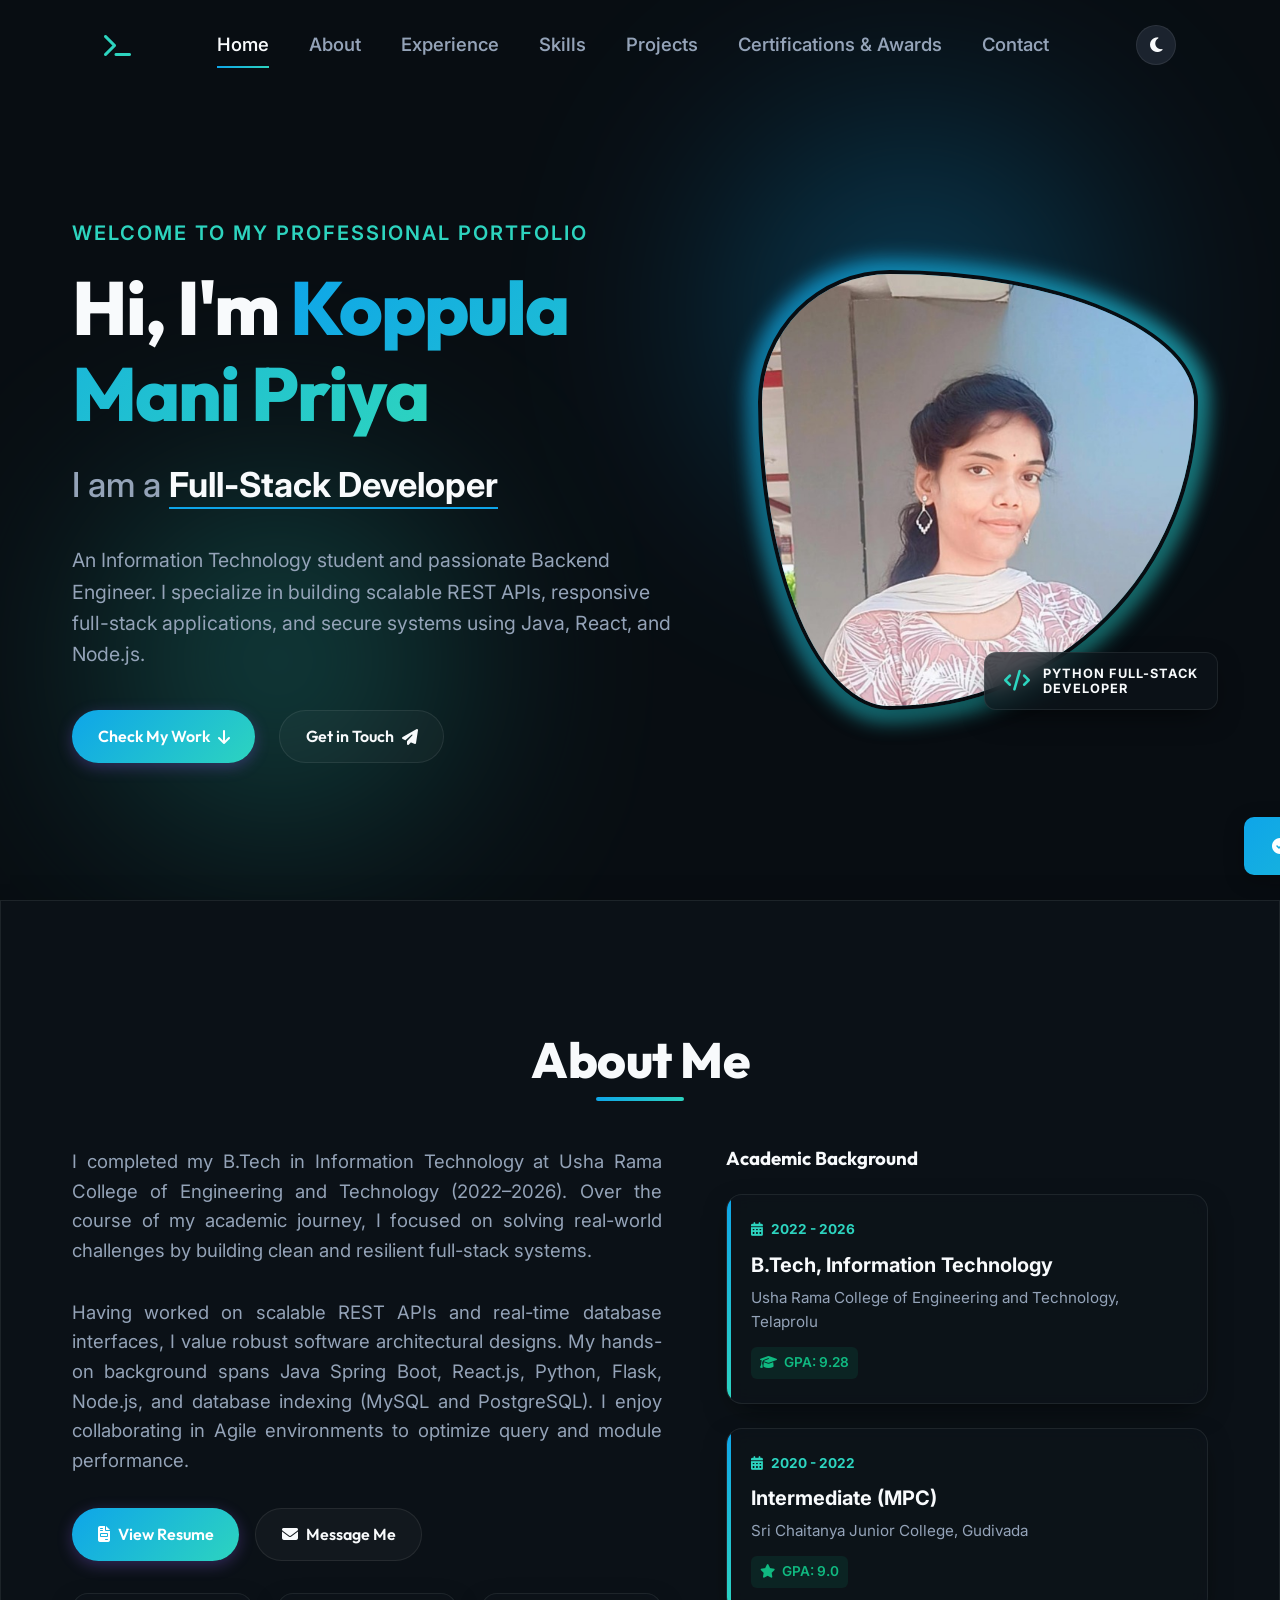
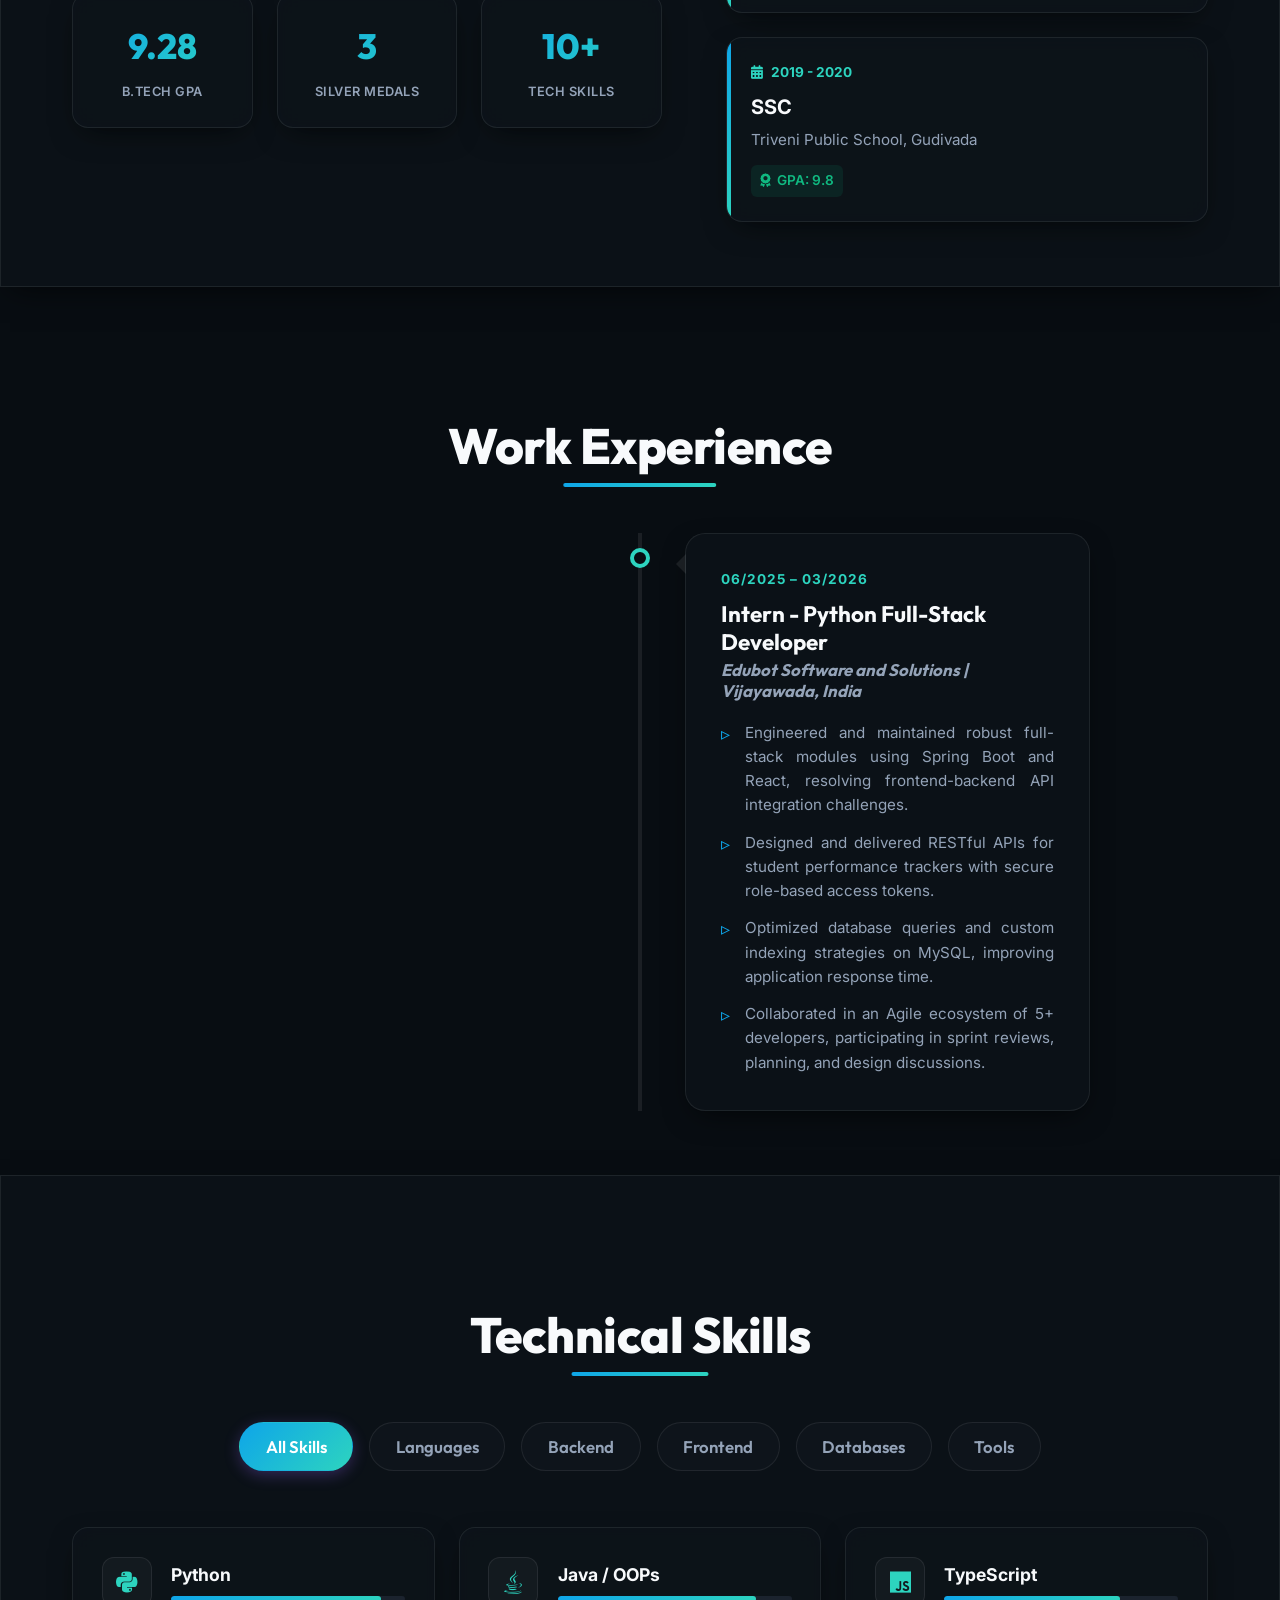
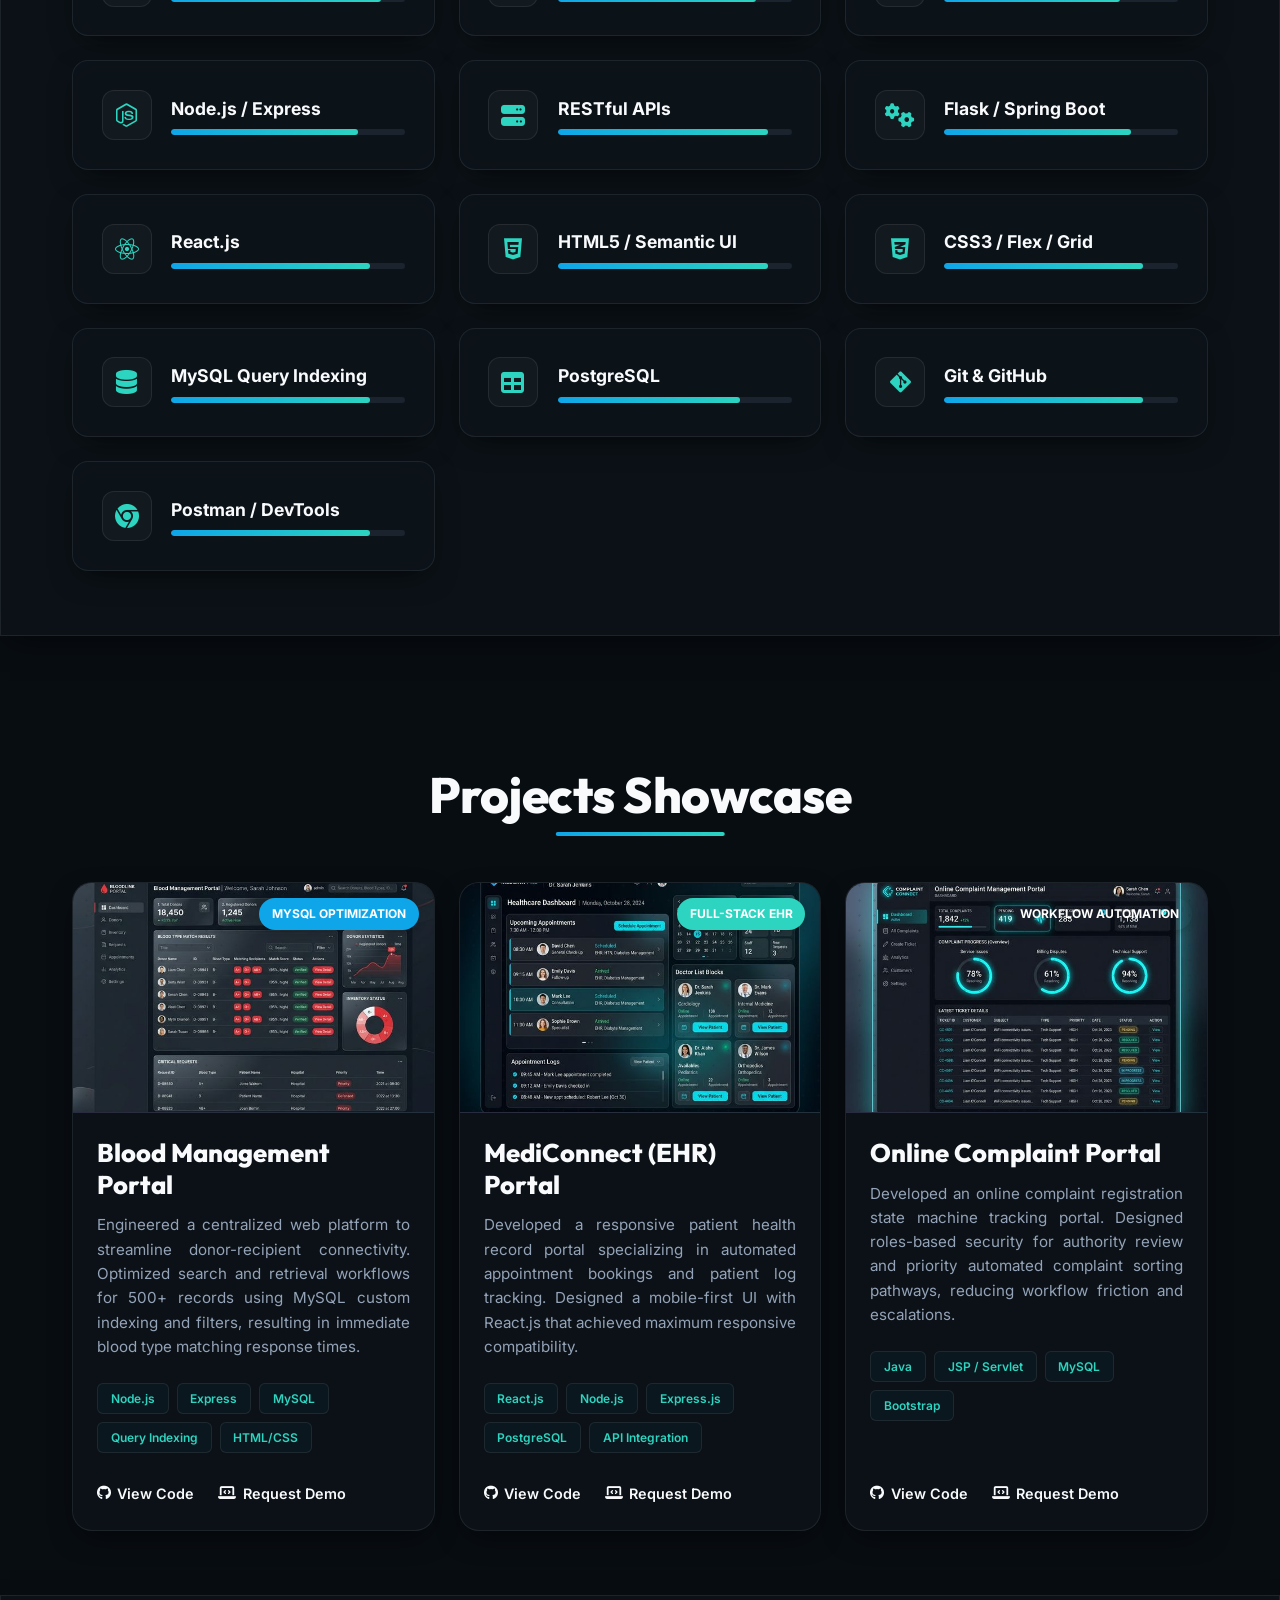
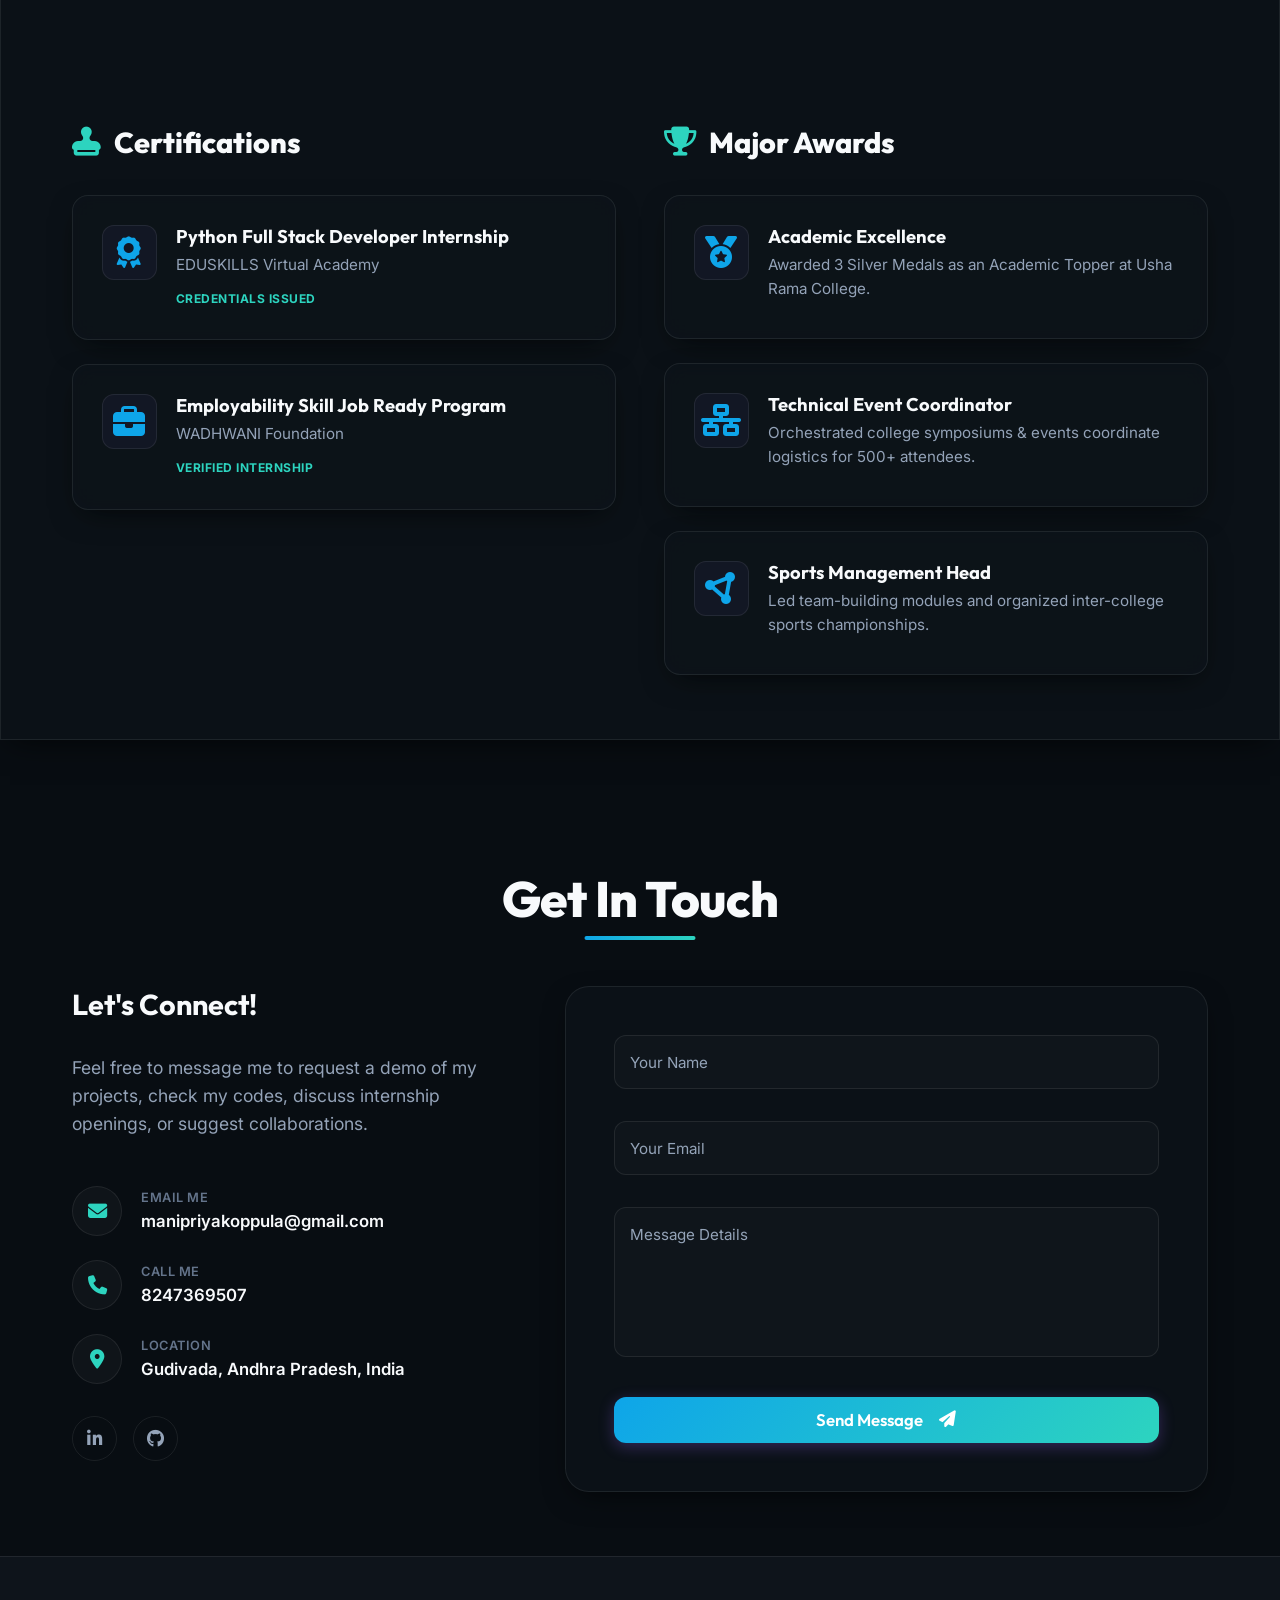
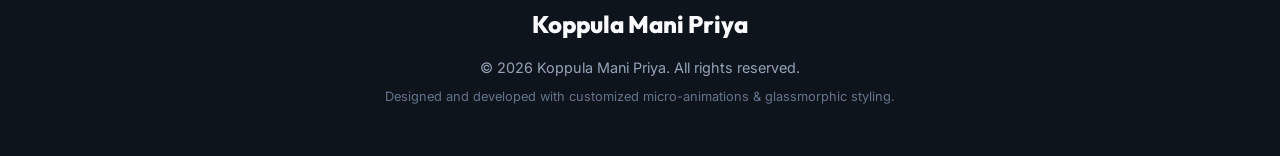
<file: index.html>
<!DOCTYPE html>
<html lang="en">
<head>
  <meta charset="UTF-8">
  <meta name="viewport" content="width=device-width, initial-scale=1.0">
  <title>Mani Priya Koppula | Python Full Stack Developer Portfolio</title>
  <meta name="description" content="Professional portfolio of Mani Priya Koppula, a junior software developer specializing in React, Node.js, Flask, and database systems. View projects, skills, and resume.">
  
  <!-- FontAwesome Icons -->
  <link rel="stylesheet" href="https://cdnjs.cloudflare.com/ajax/libs/font-awesome/6.4.0/css/all.min.css">
  
  <!-- Main CSS -->
  <link rel="stylesheet" href="styles.css">
</head>
<body>

  <!-- Floating Header / Navigation -->
  <header>
    <div class="navbar container">
      <div class="logo">
        <a href="#home"><i class="fa-solid fa-terminal" style="font-size: 1.5rem; color: var(--accent-cyan);"></i></a>
      </div>
      <nav class="nav-links" id="navLinks">
        <a href="#home" class="active">Home</a>
        <a href="#about">About</a>
        <a href="#experience">Experience</a>
        <a href="#skills">Skills</a>
        <a href="#projects">Projects</a>
        <a href="#achievements">Certifications & Awards</a>
        <a href="#contact">Contact</a>
      </nav>
      <div style="display: flex; align-items: center; gap: 1.2rem;">
        <button class="theme-toggle-btn" id="themeToggle" aria-label="Toggle Dark/Light Mode">
          <i class="fa-solid fa-moon"></i>
        </button>
        <div class="menu-toggle" id="menuToggle">
          <span></span>
          <span></span>
          <span></span>
        </div>
      </div>
    </div>
  </header>

  <main>
    
    <!-- Hero Section -->
    <section id="home" class="hero">
      <div class="container hero-wrapper">
        <div class="hero-content">
          <span class="hero-subtitle">Welcome to my Professional Portfolio</span>
          <h1 class="hero-title">Hi, I'm <span>Koppula Mani Priya</span></h1>
          <div class="hero-typing">
            I am a <span class="typed-text"></span><span class="cursor"></span>
          </div>
          <p class="hero-desc">
            An Information Technology student and passionate Backend Engineer. I specialize in building scalable REST APIs, responsive full-stack applications, and secure systems using Java, React, and Node.js.
          </p>
          <div class="hero-btns">
            <a href="#projects" class="btn btn-primary">Check My Work <i class="fa-solid fa-arrow-down"></i></a>
            <a href="#contact" class="btn btn-secondary">Get in Touch <i class="fa-solid fa-paper-plane"></i></a>
          </div>
        </div>
        
        <div class="hero-avatar">
          <div class="avatar-frame">
            <div class="avatar-blob"></div>
            <div class="avatar-img-container">
              <img src="assets/profile.jpg" alt="Mani Priya Koppula">
            </div>
            <div class="avatar-badge glass">
              <i class="fa-solid fa-code"></i>
              <div class="badge-text">Python Full-Stack<br>Developer</div>
            </div>
          </div>
        </div>
      </div>
    </section>

    <!-- About Me Section -->
    <section id="about" class="section glass reveal">
      <div class="container">
        <h2 class="section-title">About Me</h2>
        <div class="about-grid">
          <div class="about-details">
            <p>
              I completed my B.Tech in Information Technology at Usha Rama College of Engineering and Technology (2022–2026). Over the course of my academic journey, I focused on solving real-world challenges by building clean and resilient full-stack systems.
            </p>
            <p>
              Having worked on scalable REST APIs and real-time database interfaces, I value robust software architectural designs. My hands-on background spans Java Spring Boot, React.js, Python, Flask, Node.js, and database indexing (MySQL and PostgreSQL). I enjoy collaborating in Agile environments to optimize query and module performance.
            </p>
            <div class="about-btns" style="display: flex; gap: 1rem;">
              <a href="assets/Job_Resume.pdf" target="_blank" class="btn btn-primary"><i class="fa-solid fa-file-invoice"></i> View Resume</a>
              <a href="#contact" class="btn btn-secondary"><i class="fa-solid fa-envelope"></i> Message Me</a>
            </div>
            
            <div class="about-stats">
              <div class="stat-item glass">
                <span class="stat-num">9.28</span>
                <span class="stat-label">B.Tech GPA</span>
              </div>
              <div class="stat-item glass">
                <span class="stat-num">3</span>
                <span class="stat-label">Silver Medals</span>
              </div>
              <div class="stat-item glass">
                <span class="stat-num">10+</span>
                <span class="stat-label">Tech Skills</span>
              </div>
            </div>
          </div>

          <div class="education-cards">
            <h3>Academic Background</h3>
            
            <div class="edu-card glass">
              <div class="edu-year"><i class="fa-solid fa-calendar-days"></i> 2022 - 2026</div>
              <div class="edu-degree">B.Tech, Information Technology</div>
              <div class="edu-school">Usha Rama College of Engineering and Technology, Telaprolu</div>
              <div class="edu-gpa"><i class="fa-solid fa-graduation-cap"></i> GPA: 9.28</div>
            </div>

            <div class="edu-card glass">
              <div class="edu-year"><i class="fa-solid fa-calendar-days"></i> 2020 - 2022</div>
              <div class="edu-degree">Intermediate (MPC)</div>
              <div class="edu-school">Sri Chaitanya Junior College, Gudivada</div>
              <div class="edu-gpa"><i class="fa-solid fa-star"></i> GPA: 9.0</div>
            </div>

            <div class="edu-card glass">
              <div class="edu-year"><i class="fa-solid fa-calendar-days"></i> 2019 - 2020</div>
              <div class="edu-degree">SSC</div>
              <div class="edu-school">Triveni Public School, Gudivada</div>
              <div class="edu-gpa"><i class="fa-solid fa-award"></i> GPA: 9.8</div>
            </div>
          </div>
        </div>
      </div>
    </section>

    <!-- Work Experience Section -->
    <section id="experience" class="section reveal">
      <div class="container">
        <h2 class="section-title">Work Experience</h2>
        <div class="timeline-container">
          <div class="timeline-line"></div>
          
          <div class="timeline-item">
            <div class="timeline-dot"></div>
            <div class="timeline-card glass">
              <div class="timeline-date">06/2025 – 03/2026</div>
              <h3 class="timeline-role">Intern - Python Full-Stack Developer</h3>
              <h4 class="timeline-company">Edubot Software and Solutions | Vijayawada, India</h4>
              <ul class="timeline-list">
                <li>Engineered and maintained robust full-stack modules using Spring Boot and React, resolving frontend-backend API integration challenges.</li>
                <li>Designed and delivered RESTful APIs for student performance trackers with secure role-based access tokens.</li>
                <li>Optimized database queries and custom indexing strategies on MySQL, improving application response time.</li>
                <li>Collaborated in an Agile ecosystem of 5+ developers, participating in sprint reviews, planning, and design discussions.</li>
              </ul>
            </div>
          </div>
        </div>
      </div>
    </section>

    <!-- Skills Section -->
    <section id="skills" class="section glass reveal">
      <div class="container">
        <h2 class="section-title">Technical Skills</h2>
        
        <div class="skills-tabs">
          <button class="tab-btn active" onclick="filterSkills('all')">All Skills</button>
          <button class="tab-btn" onclick="filterSkills('programming')">Languages</button>
          <button class="tab-btn" onclick="filterSkills('backend')">Backend</button>
          <button class="tab-btn" onclick="filterSkills('frontend')">Frontend</button>
          <button class="tab-btn" onclick="filterSkills('databases')">Databases</button>
          <button class="tab-btn" onclick="filterSkills('tools')">Tools</button>
        </div>

        <div class="skills-content" id="skillsContent">
          <!-- Programming -->
          <div class="skill-card glass" data-category="programming">
            <div class="skill-icon-wrap"><i class="fa-brands fa-python"></i></div>
            <div class="skill-info">
              <div class="skill-name">Python</div>
              <div class="skill-bar-bg"><div class="skill-bar-fill" data-percent="90%"></div></div>
            </div>
          </div>
          
          <div class="skill-card glass" data-category="programming">
            <div class="skill-icon-wrap"><i class="fa-brands fa-java"></i></div>
            <div class="skill-info">
              <div class="skill-name">Java / OOPs</div>
              <div class="skill-bar-bg"><div class="skill-bar-fill" data-percent="85%"></div></div>
            </div>
          </div>
          
          <div class="skill-card glass" data-category="programming">
            <div class="skill-icon-wrap"><i class="fa-brands fa-js"></i></div>
            <div class="skill-info">
              <div class="skill-name">TypeScript</div>
              <div class="skill-bar-bg"><div class="skill-bar-fill" data-percent="75%"></div></div>
            </div>
          </div>

          <!-- Backend -->
          <div class="skill-card glass" data-category="backend">
            <div class="skill-icon-wrap"><i class="fa-brands fa-node-js"></i></div>
            <div class="skill-info">
              <div class="skill-name">Node.js / Express</div>
              <div class="skill-bar-bg"><div class="skill-bar-fill" data-percent="80%"></div></div>
            </div>
          </div>
          
          <div class="skill-card glass" data-category="backend">
            <div class="skill-icon-wrap"><i class="fa-solid fa-server"></i></div>
            <div class="skill-info">
              <div class="skill-name">RESTful APIs</div>
              <div class="skill-bar-bg"><div class="skill-bar-fill" data-percent="90%"></div></div>
            </div>
          </div>
          
          <div class="skill-card glass" data-category="backend">
            <div class="skill-icon-wrap"><i class="fa-solid fa-gears"></i></div>
            <div class="skill-info">
              <div class="skill-name">Flask / Spring Boot</div>
              <div class="skill-bar-bg"><div class="skill-bar-fill" data-percent="80%"></div></div>
            </div>
          </div>

          <!-- Frontend -->
          <div class="skill-card glass" data-category="frontend">
            <div class="skill-icon-wrap"><i class="fa-brands fa-react"></i></div>
            <div class="skill-info">
              <div class="skill-name">React.js</div>
              <div class="skill-bar-bg"><div class="skill-bar-fill" data-percent="85%"></div></div>
            </div>
          </div>
          
          <div class="skill-card glass" data-category="frontend">
            <div class="skill-icon-wrap"><i class="fa-brands fa-html5"></i></div>
            <div class="skill-info">
              <div class="skill-name">HTML5 / Semantic UI</div>
              <div class="skill-bar-bg"><div class="skill-bar-fill" data-percent="90%"></div></div>
            </div>
          </div>
          
          <div class="skill-card glass" data-category="frontend">
            <div class="skill-icon-wrap"><i class="fa-brands fa-css3-alt"></i></div>
            <div class="skill-info">
              <div class="skill-name">CSS3 / Flex / Grid</div>
              <div class="skill-bar-bg"><div class="skill-bar-fill" data-percent="85%"></div></div>
            </div>
          </div>

          <!-- Databases -->
          <div class="skill-card glass" data-category="databases">
            <div class="skill-icon-wrap"><i class="fa-solid fa-database"></i></div>
            <div class="skill-info">
              <div class="skill-name">MySQL Query Indexing</div>
              <div class="skill-bar-bg"><div class="skill-bar-fill" data-percent="85%"></div></div>
            </div>
          </div>
          
          <div class="skill-card glass" data-category="databases">
            <div class="skill-icon-wrap"><i class="fa-solid fa-table"></i></div>
            <div class="skill-info">
              <div class="skill-name">PostgreSQL</div>
              <div class="skill-bar-bg"><div class="skill-bar-fill" data-percent="78%"></div></div>
            </div>
          </div>

          <!-- Tools -->
          <div class="skill-card glass" data-category="tools">
            <div class="skill-icon-wrap"><i class="fa-brands fa-git-alt"></i></div>
            <div class="skill-info">
              <div class="skill-name">Git & GitHub</div>
              <div class="skill-bar-bg"><div class="skill-bar-fill" data-percent="85%"></div></div>
            </div>
          </div>
          
          <div class="skill-card glass" data-category="tools">
            <div class="skill-icon-wrap"><i class="fa-brands fa-chrome"></i></div>
            <div class="skill-info">
              <div class="skill-name">Postman / DevTools</div>
              <div class="skill-bar-bg"><div class="skill-bar-fill" data-percent="85%"></div></div>
            </div>
          </div>
        </div>
      </div>
    </section>

    <!-- Projects Section -->
    <section id="projects" class="section reveal">
      <div class="container">
        <h2 class="section-title">Projects Showcase</h2>
        <div class="portfolio-grid">
          
          <!-- Project 1 -->
          <div class="portfolio-card glass">
            <div class="project-cover">
              <img src="assets/blood_donation.png" alt="Blood Management Portal" style="width: 100%; height: 100%; object-fit: cover;">
              <span class="project-badge badge-violet">MySQL Optimization</span>
            </div>
            <div class="project-info">
              <h3 class="project-title">Blood Management Portal</h3>
              <p class="project-desc">
                Engineered a centralized web platform to streamline donor-recipient connectivity. Optimized search and retrieval workflows for 500+ records using MySQL custom indexing and filters, resulting in immediate blood type matching response times.
              </p>
              <div class="project-tags">
                <span class="tag">Node.js</span>
                <span class="tag">Express</span>
                <span class="tag">MySQL</span>
                <span class="tag">Query Indexing</span>
                <span class="tag">HTML/CSS</span>
              </div>
              <div class="project-links">
                <a href="https://github.com/manipriya-18/Blood-Donation.git" target="_blank" class="project-link"><i class="fa-brands fa-github"></i> View Code</a>
                <a href="#contact" class="project-link"><i class="fa-solid fa-laptop-code"></i> Request Demo</a>
              </div>
            </div>
          </div>

          <!-- Project 2 -->
          <div class="portfolio-card glass">
            <div class="project-cover">
              <img src="assets/hospital_appointment.png" alt="MediConnect Portal" style="width: 100%; height: 100%; object-fit: cover;">
              <span class="project-badge badge-cyan">Full-Stack EHR</span>
            </div>
            <div class="project-info">
              <h3 class="project-title">MediConnect (EHR) Portal</h3>
              <p class="project-desc">
                Developed a responsive patient health record portal specializing in automated appointment bookings and patient log tracking. Designed a mobile-first UI with React.js that achieved maximum responsive compatibility.
              </p>
              <div class="project-tags">
                <span class="tag">React.js</span>
                <span class="tag">Node.js</span>
                <span class="tag">Express.js</span>
                <span class="tag">PostgreSQL</span>
                <span class="tag">API Integration</span>
              </div>
              <div class="project-links">
                <a href="https://github.com/manipriya-18/hospital-appointment-system.git" target="_blank" class="project-link"><i class="fa-brands fa-github"></i> View Code</a>
                <a href="#contact" class="project-link"><i class="fa-solid fa-laptop-code"></i> Request Demo</a>
              </div>
            </div>
          </div>

          <!-- Project 3: Online Complaint Portal -->
          <div class="portfolio-card glass">
            <div class="project-cover">
              <img src="assets/complaint_portal.png" alt="Online Complaint Portal" style="width: 100%; height: 100%; object-fit: cover;">
              <span class="project-badge badge-emerald">Workflow Automation</span>
            </div>
            <div class="project-info">
              <h3 class="project-title">Online Complaint Portal</h3>
              <p class="project-desc">
                Developed an online complaint registration state machine tracking portal. Designed roles-based security for authority review and priority automated complaint sorting pathways, reducing workflow friction and escalations.
              </p>
              <div class="project-tags">
                <span class="tag">Java</span>
                <span class="tag">JSP / Servlet</span>
                <span class="tag">MySQL</span>
                <span class="tag">Bootstrap</span>
              </div>
              <div class="project-links">
                <a href="https://github.com/manipriya-18/online-complaint-portal.git" target="_blank" class="project-link"><i class="fa-brands fa-github"></i> View Code</a>
                <a href="#contact" class="project-link"><i class="fa-solid fa-laptop-code"></i> Request Demo</a>
              </div>
            </div>
          </div>

        </div>
      </div>
    </section>

    <!-- Certifications & Awards Section -->
    <section id="achievements" class="section glass reveal">
      <div class="container certs-awards-grid">
        <!-- Certifications Column -->
        <div>
          <h3 class="column-title"><i class="fa-solid fa-stamp"></i> Certifications</h3>
          <div class="certs-list">
            
            <div class="cert-card glass">
              <div class="cert-icon"><i class="fa-solid fa-award"></i></div>
              <div>
                <h4 class="cert-title">Python Full Stack Developer Internship</h4>
                <p class="cert-school">EDUSKILLS Virtual Academy</p>
                <span class="cert-badge">Credentials Issued</span>
              </div>
            </div>

            <div class="cert-card glass">
              <div class="cert-icon"><i class="fa-solid fa-briefcase"></i></div>
              <div>
                <h4 class="cert-title">Employability Skill Job Ready Program</h4>
                <p class="cert-school">WADHWANI Foundation</p>
                <span class="cert-badge">Verified Internship</span>
              </div>
            </div>

          </div>
        </div>

        <!-- Awards Column -->
        <div>
          <h3 class="column-title"><i class="fa-solid fa-trophy"></i> Major Awards</h3>
          <div class="awards-list">
            
            <div class="award-card glass">
              <div class="award-icon"><i class="fa-solid fa-medal"></i></div>
              <div>
                <h4 class="award-title">Academic Excellence</h4>
                <p class="award-desc">Awarded 3 Silver Medals as an Academic Topper at Usha Rama College.</p>
              </div>
            </div>

            <div class="award-card glass">
              <div class="award-icon"><i class="fa-solid fa-network-wired"></i></div>
              <div>
                <h4 class="award-title">Technical Event Coordinator</h4>
                <p class="award-desc">Orchestrated college symposiums & events coordinate logistics for 500+ attendees.</p>
              </div>
            </div>

            <div class="award-card glass">
              <div class="award-icon"><i class="fa-solid fa-circle-nodes"></i></div>
              <div>
                <h4 class="award-title">Sports Management Head</h4>
                <p class="award-desc">Led team-building modules and organized inter-college sports championships.</p>
              </div>
            </div>

          </div>
        </div>
      </div>
    </section>

    <!-- Contact Section -->
    <section id="contact" class="section reveal">
      <div class="container">
        <h2 class="section-title">Get In Touch</h2>
        <div class="contact-grid">
          
          <div class="contact-info">
            <h3 class="contact-title" style="font-size: 1.8rem;">Let's Connect!</h3>
            <p class="contact-tagline">Feel free to message me to request a demo of my projects, check my codes, discuss internship openings, or suggest collaborations.</p>
            
            <div class="contact-list">
              <div class="contact-item">
                <div class="contact-icon"><i class="fa-solid fa-envelope"></i></div>
                <div>
                  <div class="contact-text-label">Email Me</div>
                  <a href="mailto:manipriyakoppula@gmail.com" class="contact-text-value">manipriyakoppula@gmail.com</a>
                </div>
              </div>

              <div class="contact-item">
                <div class="contact-icon"><i class="fa-solid fa-phone"></i></div>
                <div>
                  <div class="contact-text-label">Call Me</div>
                  <a href="tel:8247369507" class="contact-text-value">8247369507</a>
                </div>
              </div>

              <div class="contact-item">
                <div class="contact-icon"><i class="fa-solid fa-location-dot"></i></div>
                <div>
                  <div class="contact-text-label">Location</div>
                  <span class="contact-text-value">Gudivada, Andhra Pradesh, India</span>
                </div>
              </div>
            </div>

            <div class="social-links">
              <a href="https://linkedin.com/in/mani-priya-koppula" target="_blank" class="social-icon" aria-label="LinkedIn Profile"><i class="fa-brands fa-linkedin-in"></i></a>
              <a href="https://github.com/mani-priya-koppula" target="_blank" class="social-icon" aria-label="GitHub Profile"><i class="fa-brands fa-github"></i></a>
            </div>
          </div>

          <form class="contact-form glass" id="contactForm" onsubmit="handleFormSubmit(event)">
            <div class="form-group">
              <input type="text" id="name" placeholder=" " required>
              <label for="name">Your Name</label>
            </div>
            <div class="form-group">
              <input type="email" id="email" placeholder=" " required>
              <label for="email">Your Email</label>
            </div>
            <div class="form-group">
              <textarea id="message" placeholder=" " required></textarea>
              <label for="message">Message Details</label>
            </div>
            <button type="submit" class="btn btn-primary" style="width: 100%; border-radius: 12px;">Send Message <i class="fa-solid fa-paper-plane" style="margin-left: 0.5rem;"></i></button>
          </form>

        </div>
      </div>
    </section>

  </main>

  <!-- Footers -->
  <footer>
    <div class="container">
      <div class="footer-logo">Koppula Mani Priya</div>
      <p>&copy; 2026 Koppula Mani Priya. All rights reserved.</p>
      <p style="font-size: 0.8rem; margin-top: 0.5rem; color: var(--text-muted);">Designed and developed with customized micro-animations & glassmorphic styling.</p>
    </div>
  </footer>

  <!-- Toast Notification element -->
  <div class="toast-msg" id="toastMsg">
    <i class="fa-solid fa-circle-check"></i>
    <span>Message delivered successfully!</span>
  </div>

  <!-- Scroll To Top -->
  <div class="scroll-top" id="scrollTop" aria-label="Scroll back to top">
    <i class="fa-solid fa-arrow-up"></i>
  </div>

  <!-- Javascript -->
  <script src="script.js"></script>
</body>
</html>
</file>
<file: styles.css>
/* ==========================================================================
   DEVELOPER PORTFOLIO - DESIGN SYSTEM
   Developer: Mani Priya Koppula
   Aesthetics: Premium Slate & Neon Glow Theme, Responsive Grid, Custom Keyframes
   ========================================================================== */

@import url('https://fonts.googleapis.com/css2?family=Inter:wght@300;400;500;600;700&family=Outfit:wght@400;500;600;700;800&display=swap');

/* --- Theme Variables --- */
:root {
  /* Dark Mode Default (Classic Emerald & Cool Mint) */
  --bg-primary: #080d12;
  --bg-secondary: #0e141b;
  --bg-tertiary: #1b232e;
  --card-bg: rgba(14, 20, 27, 0.7);
  --border-color: rgba(255, 255, 255, 0.08);
  --text-primary: #f8fafc;
  --text-secondary: #94a3b8;
  --text-muted: #64748b;
  
  /* Emerald Cyan / Teal Accent Glow */
  --accent-cyan: #2dd4bf;
  --accent-violet: #0ea5e9;
  --accent-emerald: #10b981;
  --accent-cyan-rgb: 45, 212, 191;
  --accent-violet-rgb: 14, 165, 233;
  --accent-gradient: linear-gradient(135deg, #0ea5e9, #2dd4bf);
  
  --shadow-primary: 0 10px 30px -10px rgba(0, 0, 0, 0.7);
  --shadow-neon: 0 0 20px rgba(45, 212, 191, 0.15);
  --glass-blur: backdrop-filter: blur(16px);
  --transition-smooth: all 0.4s cubic-bezier(0.16, 1, 0.3, 1);
  --transition-fast: all 0.2s ease-in-out;
  --font-heading: 'Outfit', sans-serif;
  --font-body: 'Inter', sans-serif;
  --container-max-width: 1200px;
}

/* Light Mode Variables */
[data-theme="light"] {
  --bg-primary: #f0f7f7;
  --bg-secondary: #ffffff;
  --bg-tertiary: #e0eded;
  --card-bg: rgba(255, 255, 255, 0.75);
  --border-color: rgba(0, 0, 0, 0.08);
  --text-primary: #0a2f35;
  --text-secondary: #334e52;
  --text-muted: #557276;
  
  --accent-cyan: #0d9488;
  --accent-violet: #0284c7;
  --accent-emerald: #047857;
  --accent-cyan-rgb: 13, 148, 136;
  --accent-violet-rgb: 2, 130, 199;
  --accent-gradient: linear-gradient(135deg, #0284c7, #0d9488);
  
  --shadow-primary: 0 10px 30px -10px rgba(100, 130, 130, 0.15);
  --shadow-neon: 0 0 20px rgba(13, 148, 136, 0.1);
}

/* --- CSS Reset --- */
*, *::before, *::after {
  box-sizing: border-box;
  margin: 0;
  padding: 0;
}

html {
  scroll-behavior: smooth;
  font-size: 16px; /* Standard base typography size */
  -webkit-font-smoothing: antialiased;
}

body {
  background-color: var(--bg-primary);
  color: var(--text-primary);
  font-family: var(--font-body);
  line-height: 1.6;
  overflow-x: hidden;
  transition: background-color 0.4s ease, color 0.4s ease;
}

a {
  text-decoration: none;
  color: inherit;
  transition: var(--transition-fast);
}

button, input, textarea {
  font-family: inherit;
  background: none;
  border: none;
  outline: none;
  font-size: 1.05rem; /* Slightly larger inputs font standard */
}

h1, h2, h3, h4, h5, h6 {
  font-family: var(--font-heading);
  font-weight: 700;
  line-height: 1.25;
}

ul {
  list-style: none;
}

img {
  max-width: 100%;
  height: auto;
  display: block;
}

/* --- Scrollbar Customization --- */
::-webkit-scrollbar {
  width: 10px;
}
::-webkit-scrollbar-track {
  background: var(--bg-primary);
}
::-webkit-scrollbar-thumb {
  background: var(--bg-tertiary);
  border-radius: 5px;
  border: 2px solid var(--bg-primary);
}
::-webkit-scrollbar-thumb:hover {
  background: var(--accent-cyan);
}

/* --- Utility Components & Layout Defaults --- */
.container {
  max-width: var(--container-max-width);
  margin: 0 auto;
  padding: 0 2rem;
  width: 100%;
}

.section {
  padding: 8rem 0 4rem 0;
  position: relative;
}

.section-title {
  font-size: 3.1rem; /* Upscaled section header title font sizes */
  margin-bottom: 3.5rem;
  text-align: center;
  position: relative;
  display: inline-block;
  left: 50%;
  transform: translateX(-50%);
  font-weight: 800;
  letter-spacing: -0.5px;
}

.section-title::after {
  content: '';
  position: absolute;
  bottom: -10px;
  left: 30%;
  width: 40%;
  height: 4px;
  background: var(--accent-gradient);
  border-radius: 2px;
}

/* Base button styling */
.btn {
  display: inline-flex;
  align-items: center;
  justify-content: center;
  gap: 0.5rem;
  padding: 0.8rem 1.6rem;
  border-radius: 30px;
  font-weight: 600;
  font-family: var(--font-heading);
  cursor: pointer;
  transition: var(--transition-smooth);
}

.btn-primary {
  background: var(--accent-gradient);
  color: #ffffff;
  box-shadow: 0 4px 15px rgba(139, 92, 246, 0.3);
}

.btn-primary:hover {
  transform: translateY(-3px);
  box-shadow: 0 8px 25px rgba(139, 92, 246, 0.5);
}

.btn-secondary {
  border: 1px solid var(--border-color);
  background: rgba(255, 255, 255, 0.03);
  color: var(--text-primary);
}

.btn-secondary:hover {
  border-color: var(--accent-cyan);
  background: rgba(6, 182, 212, 0.05);
  transform: translateY(-3px);
  color: var(--accent-cyan);
}

/* Glassmorphism styling */
.glass {
  background: var(--card-bg);
  backdrop-filter: blur(12px);
  -webkit-backdrop-filter: blur(12px);
  border: 1px solid var(--border-color);
  box-shadow: var(--shadow-primary);
}

/* --- Header / Navigation --- */
header {
  position: fixed;
  top: 0;
  left: 0;
  width: 100%;
  z-index: 1000;
  transition: var(--transition-smooth);
}

.navbar {
  display: flex;
  justify-content: space-between;
  align-items: center;
  height: 90px; /* Slightly taller navbar */
  padding: 0 4rem;
  transition: var(--transition-smooth);
}

header.scrolled {
  background: rgba(10, 15, 29, 0.8);
  backdrop-filter: blur(12px);
  -webkit-backdrop-filter: blur(12px);
  box-shadow: 0 4px 20px rgba(0, 0, 0, 0.25);
  border-bottom: 1px solid var(--border-color);
}

header.scrolled .navbar {
  height: 72px; /* Slightly taller scrolled navbar */
}

[data-theme="light"] header.scrolled {
  background: rgba(248, 250, 252, 0.8);
}

.logo {
  font-family: var(--font-heading);
  font-weight: 800;
  font-size: 1.7rem; /* Upscaled logo size */
  letter-spacing: -1px;
}

.logo span {
  background: var(--accent-gradient);
  -webkit-background-clip: text;
  background-clip: text;
  color: transparent;
}

.nav-links {
  display: flex;
  gap: 2.5rem;
  align-items: center;
}

.nav-links a {
  font-weight: 550;
  font-size: 1.15rem; /* Upscaled nav links font size further */
  color: var(--text-secondary);
  position: relative;
  padding: 0.5rem 0;
}

.nav-links a:hover, .nav-links a.active {
  color: var(--text-primary);
}

.nav-links a::after {
  content: '';
  position: absolute;
  bottom: 0;
  left: 0;
  width: 0;
  height: 2px;
  background: var(--accent-gradient);
  transition: var(--transition-smooth);
}

.nav-links a:hover::after, .nav-links a.active::after {
  width: 100%;
}

.theme-toggle-btn {
  background: var(--bg-tertiary);
  width: 40px;
  height: 40px;
  border-radius: 50%;
  display: flex;
  align-items: center;
  justify-content: center;
  cursor: pointer;
  color: var(--text-primary);
  transition: var(--transition-smooth);
  border: 1px solid var(--border-color);
}

.theme-toggle-btn:hover {
  background: var(--accent-gradient);
  color: #fff;
  transform: rotate(30deg);
}

.menu-toggle {
  display: none;
  flex-direction: column;
  gap: 6px;
  cursor: pointer;
  width: 30px;
}

.menu-toggle span {
  width: 100%;
  height: 2px;
  background-color: var(--text-primary);
  border-radius: 2px;
  transition: var(--transition-smooth);
}

/* --- Hero Section --- */
.hero {
  min-height: 100vh;
  display: flex;
  align-items: center;
  padding-top: 80px;
  position: relative;
  overflow: hidden;
}

/* Glow backdrops */
.hero::before, .hero::after {
  content: '';
  position: absolute;
  border-radius: 50%;
  filter: blur(120px);
  z-index: -1;
  opacity: 0.35;
}

.hero::before {
  width: 350px;
  height: 350px;
  background: var(--accent-violet);
  top: 15%;
  right: 15%;
}

.hero::after {
  width: 300px;
  height: 300px;
  background: var(--accent-cyan);
  bottom: 10%;
  left: 10%;
}

.hero-wrapper {
  display: flex;
  align-items: center;
  justify-content: space-between;
  gap: 4rem;
  width: 100%;
}

.hero-content {
  flex: 1.2;
}

.hero-subtitle {
  font-size: 1.25rem; /* Upscaled hero subtitle */
  color: var(--accent-cyan);
  font-weight: 600;
  letter-spacing: 2px;
  text-transform: uppercase;
  margin-bottom: 1rem;
  display: block;
}

.hero-title {
  font-size: 4.7rem; /* Upscaled hero title further */
  font-weight: 800;
  letter-spacing: -2px;
  margin-bottom: 1.25rem;
  color: var(--text-primary);
  line-height: 1.15;
}

.hero-title span {
  background: var(--accent-gradient);
  -webkit-background-clip: text;
  background-clip: text;
  color: transparent;
}

.hero-typing {
  font-size: 2.15rem; /* Upscaled typing element further */
  color: var(--text-secondary);
  font-weight: 500;
  margin-bottom: 2.3rem;
  height: 3.2rem;
}

.hero-typing .typed-text {
  color: var(--text-primary);
  font-weight: 700;
  border-bottom: 2px solid var(--accent-violet);
  padding-bottom: 2px;
}

.hero-typing .cursor {
  display: inline-block;
  width: 3px;
  background-color: var(--accent-cyan);
  margin-left: 4px;
  animation: blink 0.8s infinite;
}

.hero-desc {
  font-size: 1.22rem; /* Upscaled hero description further */
  color: var(--text-secondary);
  margin-bottom: 2.5rem;
  max-width: 620px;
}

.hero-btns {
  display: flex;
  gap: 1.5rem;
}

.hero-avatar {
  flex: 0.8;
  display: flex;
  justify-content: center;
  align-items: center;
  position: relative;
}

/* Avatar Frame and Blob styling */
.avatar-frame {
  position: relative;
  width: 460px; /* Further upscaled bold profile graphic */
  height: 460px;
  display: flex;
  align-items: center;
  justify-content: center;
}

.avatar-blob {
  position: absolute;
  top: 0;
  left: 0;
  width: 100%;
  height: 100%;
  background: var(--accent-gradient);
  border-radius: 30% 70% 70% 30% / 30% 30% 70% 70%;
  animation: morphing-blob 15s ease-in-out infinite alternate;
  filter: blur(10px);
  opacity: 0.8;
  z-index: 1;
}

.avatar-img-container {
  width: 440px; /* Fits inside the 460px frame */
  height: 440px;
  border-radius: 30% 70% 70% 30% / 30% 30% 70% 70%;
  animation: morphing-blob 15s ease-in-out infinite alternate;
  overflow: hidden;
  z-index: 2;
  border: 4px solid var(--bg-primary);
  box-shadow: var(--shadow-primary);
}

.avatar-img-container img {
  width: 100%;
  height: 100%;
  object-fit: cover;
  object-position: top;
  transition: transform 0.5s ease;
}

.avatar-frame:hover img {
  transform: scale(1.08);
}

.avatar-badge {
  position: absolute;
  bottom: 10px;
  right: -10px;
  padding: 0.8rem 1.2rem;
  border-radius: 12px;
  display: flex;
  align-items: center;
  gap: 0.8rem;
  z-index: 3;
  box-shadow: var(--shadow-primary);
}

.avatar-badge i {
  color: var(--accent-cyan);
  font-size: 1.3rem;
}

.avatar-badge .badge-text {
  font-size: 0.8rem;
  font-weight: 700;
  color: var(--text-primary);
  text-transform: uppercase;
  letter-spacing: 1px;
  line-height: 1.2;
}

/* --- About Me Section --- */
.about-grid {
  display: grid;
  grid-template-columns: 1.1fr 0.9fr;
  gap: 4rem;
  align-items: start;
}

.about-details p {
  color: var(--text-secondary);
  font-size: 1.16rem; /* Upscaled slightly for readability */
  margin-bottom: 2rem;
  text-align: justify;
}

.about-stats {
  display: grid;
  grid-template-columns: repeat(3, 1fr);
  gap: 1.5rem;
  margin-top: 2rem;
}

.stat-item {
  padding: 1.5rem 1rem;
  text-align: center;
  border-radius: 16px;
  transition: var(--transition-smooth);
}

.stat-item:hover {
  transform: translateY(-5px);
  border-color: var(--accent-violet);
  box-shadow: var(--shadow-primary), var(--shadow-neon);
}

.stat-num {
  font-size: 2.2rem;
  font-weight: 800;
  display: block;
  font-family: var(--font-heading);
  background: var(--accent-gradient);
  -webkit-background-clip: text;
  background-clip: text;
  color: transparent;
  margin-bottom: 0.2rem;
}

.stat-label {
  font-size: 0.8rem;
  color: var(--text-secondary);
  text-transform: uppercase;
  font-weight: 600;
  letter-spacing: 0.5px;
}

.education-cards {
  display: flex;
  flex-direction: column;
  gap: 1.5rem;
}

.edu-card {
  padding: 1.5rem;
  border-radius: 16px;
  position: relative;
  overflow: hidden;
  transition: var(--transition-smooth);
}

.edu-card::before {
  content: '';
  position: absolute;
  top: 0;
  left: 0;
  width: 4px;
  height: 100%;
  background: var(--accent-gradient);
}

.edu-card:hover {
  transform: translateX(5px);
  border-color: rgba(6, 182, 212, 0.2);
}

.edu-year {
  font-size: 0.85rem;
  font-weight: 700;
  color: var(--accent-cyan);
  display: flex;
  align-items: center;
  gap: 0.5rem;
  margin-bottom: 0.5rem;
}

.edu-degree {
  font-size: 1.25rem;
  font-weight: 700;
  margin-bottom: 0.3rem;
  color: var(--text-primary);
}

.edu-school {
  font-size: 0.95rem;
  color: var(--text-secondary);
  margin-bottom: 0.8rem;
}

.edu-gpa {
  display: inline-flex;
  align-items: center;
  gap: 0.4rem;
  font-size: 0.85rem;
  background: rgba(16, 185, 129, 0.1);
  color: var(--accent-emerald);
  padding: 0.3rem 0.6rem;
  border-radius: 6px;
  font-weight: 600;
}

/* --- Skills Section --- */
.skills-tabs {
  display: flex;
  justify-content: center;
  gap: 1rem;
  margin-bottom: 3.5rem;
  flex-wrap: wrap;
}

.tab-btn {
  padding: 0.8rem 1.6rem;
  border-radius: 30px;
  color: var(--text-secondary);
  font-family: var(--font-heading);
  font-weight: 600;
  cursor: pointer;
  transition: var(--transition-smooth);
  border: 1px solid var(--border-color);
  background: var(--bg-secondary);
}

.tab-btn:hover {
  color: var(--text-primary);
  border-color: var(--accent-cyan);
}

.tab-btn.active {
  background: var(--accent-gradient);
  color: #fff;
  border-color: transparent;
  box-shadow: 0 4px 15px rgba(139, 92, 246, 0.3);
}

.skills-content {
  display: grid;
  grid-template-columns: repeat(auto-fill, minmax(280px, 1fr));
  gap: 1.5rem;
  min-height: 250px;
  transition: var(--transition-smooth);
}

.skill-card {
  padding: 1.8rem;
  border-radius: 16px;
  display: flex;
  align-items: center;
  gap: 1.2rem;
  transition: var(--transition-smooth);
}

.skill-card:hover {
  transform: translateY(-5px);
  border-color: var(--accent-cyan);
  box-shadow: var(--shadow-primary), 0 0 15px rgba(6, 182, 212, 0.08);
}

.skill-icon-wrap {
  width: 50px;
  height: 50px;
  border-radius: 12px;
  background: rgba(255, 255, 255, 0.03);
  border: 1px solid var(--border-color);
  display: flex;
  align-items: center;
  justify-content: center;
  font-size: 1.5rem;
  color: var(--accent-cyan);
  transition: var(--transition-smooth);
}

.skill-card:hover .skill-icon-wrap {
  background: var(--accent-gradient);
  color: #fff;
  border-color: transparent;
}

.skill-info {
  flex: 1;
}

.skill-name {
  font-weight: 700;
  font-size: 1.1rem;
  margin-bottom: 0.4rem;
  color: var(--text-primary);
}

.skill-bar-bg {
  width: 100%;
  height: 6px;
  background-color: var(--bg-tertiary);
  border-radius: 3px;
  overflow: hidden;
}

.skill-bar-fill {
  height: 100%;
  background: var(--accent-gradient);
  width: 0; /* Animated dynamically with JS */
  transition: width 1.5s cubic-bezier(0.16, 1, 0.3, 1);
  border-radius: 3px;
}

/* --- Work Experience Timeline --- */
.timeline-container {
  max-width: 900px;
  margin: 0 auto;
  position: relative;
}

.timeline-line {
  position: absolute;
  top: 0;
  bottom: 0;
  left: 50%;
  width: 4px;
  background: var(--border-color);
  transform: translateX(-50%);
}

.timeline-item {
  display: flex;
  justify-content: space-between;
  align-items: flex-start;
  margin-bottom: 4rem;
  width: 100%;
  position: relative;
}

.timeline-item:last-child {
  margin-bottom: 0;
}

.timeline-dot {
  position: absolute;
  left: 50%;
  top: 15px;
  left: 50%;
  width: 20px;
  height: 20px;
  border-radius: 50%;
  background: var(--bg-primary);
  border: 4px solid var(--accent-cyan);
  transform: translateX(-50%);
  z-index: 5;
  transition: var(--transition-smooth);
}

.timeline-item:hover .timeline-dot {
  border-color: var(--accent-violet);
  background: var(--accent-cyan);
  box-shadow: 0 0 10px var(--accent-violet);
}

.timeline-card {
  width: 45%;
  padding: 2.2rem;
  border-radius: 20px;
  position: relative;
}

.timeline-card::after {
  content: '';
  position: absolute;
  top: 20px;
  width: 0;
  height: 0;
  border-style: solid;
}

/* Left Timeline Card side formatting */
.timeline-item:nth-child(odd) .timeline-card {
  float: left;
}

.timeline-item:nth-child(odd) .timeline-card::after {
  right: -10px;
  border-width: 10px 0 10px 10px;
  border-color: transparent transparent transparent var(--border-color);
}

/* Right Timeline Card side formatting */
.timeline-item:nth-child(even) .timeline-card {
  align-self: flex-end;
  margin-left: auto;
}

.timeline-item:nth-child(even) .timeline-card::after {
  left: -10px;
  border-width: 10px 10px 10px 0;
  border-color: transparent var(--border-color) transparent transparent;
}

.timeline-date {
  font-size: 0.85rem;
  font-weight: 700;
  color: var(--accent-cyan);
  margin-bottom: 0.6rem;
  letter-spacing: 1px;
  text-transform: uppercase;
}

.timeline-role {
  font-size: 1.4rem;
  font-weight: 700;
  margin-bottom: 0.2rem;
  color: var(--text-primary);
}

.timeline-company {
  font-size: 1.05rem;
  color: var(--text-secondary);
  margin-bottom: 1.2rem;
  font-style: italic;
}

.timeline-list {
  display: flex;
  flex-direction: column;
  gap: 0.8rem;
}

.timeline-list li {
  position: relative;
  padding-left: 1.5rem;
  font-size: 0.95rem;
  color: var(--text-secondary);
  text-align: justify;
}

.timeline-list li::before {
  content: "▹";
  position: absolute;
  left: 0;
  top: -1px;
  color: var(--accent-violet);
  font-size: 1.1rem;
}

/* --- Projects Section --- */
.portfolio-grid {
  display: grid;
  grid-template-columns: repeat(3, 1fr); /* Exactly 3 columns side-by-side on desktop */
  gap: 1.5rem; /* Reduced gap to accommodate 3 columns comfortably */
}

.portfolio-card {
  border-radius: 20px;
  overflow: hidden;
  transition: var(--transition-smooth);
  display: flex;
  flex-direction: column;
  height: 100%;
}

.portfolio-card:hover {
  transform: translateY(-8px);
  border-color: var(--accent-cyan);
  box-shadow: var(--shadow-primary), 0 0 20px rgba(6, 182, 212, 0.1);
}

.project-cover {
  height: 230px;
  position: relative;
  background: linear-gradient(135deg, rgba(139, 92, 246, 0.1), rgba(6, 182, 212, 0.1));
  overflow: hidden;
  border-bottom: 1px solid var(--border-color);
  display: flex;
  align-items: center;
  justify-content: center;
}

/* Coding-related cover design details */
.project-cover::before {
  content: '';
  position: absolute;
  width: 130%;
  height: 130%;
  background: radial-gradient(circle, var(--bg-tertiary) 10%, transparent 10.5%);
  background-size: 15px 15px;
  opacity: 0.15;
}

.cover-decor {
  font-family: monospace;
  font-size: 1.3rem;
  color: rgba(6, 182, 212, 0.35);
  font-weight: 700;
  text-shadow: 0 0 10px rgba(6, 182, 212, 0.3);
  letter-spacing: 2px;
  position: relative;
  z-index: 1;
}

.project-badge {
  position: absolute;
  top: 15px;
  right: 15px;
  padding: 0.4rem 0.8rem;
  border-radius: 20px;
  font-size: 0.75rem;
  font-weight: 700;
  text-transform: uppercase;
  color: #fff;
  z-index: 2;
  box-shadow: 0 2px 10px rgba(0,0,0,0.2);
}

.badge-violet {
  background: var(--accent-violet);
}

.badge-cyan {
  background: var(--accent-cyan);
}

.project-info {
  padding: 1.5rem; /* Reduced padding for cleaner proportions */
  display: flex;
  flex-direction: column;
  flex-grow: 1;
}

.project-title {
  font-size: 1.6rem;
  font-weight: 800;
  margin-bottom: 0.8rem;
  color: var(--text-primary);
}

.project-desc {
  color: var(--text-secondary);
  font-size: 0.95rem;
  margin-bottom: 1.5rem;
  line-height: 1.6;
  text-align: justify;
}

.project-tags {
  display: flex;
  flex-wrap: wrap;
  gap: 0.5rem;
  margin-bottom: 1.8rem;
}

.tag {
  font-size: 0.75rem;
  font-weight: 600;
  padding: 0.3rem 0.8rem;
  border-radius: 6px;
  border: 1px solid var(--border-color);
  color: var(--accent-cyan);
  background: rgba(6, 182, 212, 0.04);
}

.project-links {
  display: flex;
  gap: 1.5rem;
  margin-top: auto; /* Push the action links to the bottom so they are vertically aligned */
}

.project-link {
  font-size: 0.9rem;
  font-weight: 600;
  display: inline-flex;
  align-items: center;
  gap: 0.4rem;
  color: var(--text-primary);
  border-bottom: 1px solid transparent;
}

.project-link:hover {
  color: var(--accent-cyan);
  border-bottom-color: var(--accent-cyan);
}

/* --- Certifications & Awards Section --- */
.certs-awards-grid {
  display: grid;
  grid-template-columns: 1fr 1fr;
  gap: 3rem;
}

.column-title {
  font-size: 1.8rem;
  font-weight: 800;
  margin-bottom: 2.2rem;
  display: flex;
  align-items: center;
  gap: 0.8rem;
}

.column-title i {
  color: var(--accent-cyan);
}

.certs-list, .awards-list {
  display: flex;
  flex-direction: column;
  gap: 1.5rem;
}

.cert-card, .award-card {
  padding: 1.8rem;
  border-radius: 16px;
  display: flex;
  gap: 1.2rem;
  align-items: flex-start;
  transition: var(--transition-smooth);
}

.cert-card:hover, .award-card:hover {
  transform: translateY(-3px);
  border-color: var(--accent-violet);
  box-shadow: var(--shadow-primary);
}

.cert-icon, .award-icon {
  font-size: 2rem;
  color: var(--accent-violet);
  background: rgba(139, 92, 246, 0.05);
  border: 1px solid var(--border-color);
  width: 55px;
  height: 55px;
  border-radius: 12px;
  display: flex;
  align-items: center;
  justify-content: center;
  flex-shrink: 0;
}

[data-theme="light"] .cert-icon, [data-theme="light"] .award-icon {
  background: rgba(139, 92, 246, 0.05);
}

.cert-title, .award-title {
  font-size: 1.15rem;
  font-weight: 700;
  margin-bottom: 0.3rem;
  color: var(--text-primary);
}

.cert-school, .award-desc {
  font-size: 0.95rem;
  color: var(--text-secondary);
  margin-bottom: 0.5rem;
}

.cert-badge {
  font-size: 0.75rem;
  font-weight: 700;
  text-transform: uppercase;
  color: var(--accent-cyan);
  letter-spacing: 0.5px;
}

/* --- Contact Section --- */
.contact-section {
  position: relative;
  overflow: hidden;
}

.contact-section::after {
  content: '';
  position: absolute;
  width: 300px;
  height: 300px;
  border-radius: 50%;
  filter: blur(100px);
  background: var(--accent-violet);
  bottom: -50px;
  right: -50px;
  opacity: 0.2;
  z-index: -1;
}

.contact-grid {
  display: grid;
  grid-template-columns: 0.8fr 1.2fr;
  gap: 4rem;
  align-items: start;
}

.contact-info {
  display: flex;
  flex-direction: column;
  gap: 2rem;
}

.contact-tagline {
  font-size: 1.1rem;
  color: var(--text-secondary);
  margin-bottom: 1rem;
}

.contact-list {
  display: flex;
  flex-direction: column;
  gap: 1.5rem;
}

.contact-item {
  display: flex;
  align-items: center;
  gap: 1.2rem;
}

.contact-icon {
  width: 50px;
  height: 50px;
  border-radius: 50%;
  background: rgba(255, 255, 255, 0.03);
  border: 1px solid var(--border-color);
  color: var(--accent-cyan);
  display: flex;
  align-items: center;
  justify-content: center;
  font-size: 1.2rem;
  flex-shrink: 0;
  transition: var(--transition-smooth);
}

.contact-item:hover .contact-icon {
  background: var(--accent-gradient);
  color: #fff;
  border-color: transparent;
  transform: rotate(15deg);
}

.contact-text-label {
  font-size: 0.8rem;
  font-weight: 600;
  color: var(--text-muted);
  text-transform: uppercase;
  letter-spacing: 0.5px;
}

.contact-text-value {
  font-size: 1.05rem;
  font-weight: 600;
  color: var(--text-primary);
}

.social-links {
  display: flex;
  gap: 1rem;
}

.social-icon {
  width: 45px;
  height: 45px;
  border-radius: 50%;
  border: 1px solid var(--border-color);
  display: flex;
  align-items: center;
  justify-content: center;
  font-size: 1.1rem;
  color: var(--text-secondary);
  transition: var(--transition-smooth);
}

.social-icon:hover {
  border-color: var(--accent-cyan);
  color: var(--accent-cyan);
  transform: translateY(-3px);
  box-shadow: 0 4px 10px rgba(6, 182, 212, 0.15);
}

.contact-form {
  padding: 3rem;
  border-radius: 24px;
}

.form-group {
  margin-bottom: 2rem;
  position: relative;
}

.form-group input, .form-group textarea {
  width: 100%;
  padding: 1rem;
  border-radius: 12px;
  background: rgba(255, 255, 255, 0.02);
  border: 1px solid var(--border-color);
  color: var(--text-primary);
  transition: var(--transition-smooth);
}

.form-group textarea {
  height: 150px;
  resize: none;
}

.form-group label {
  position: absolute;
  left: 1rem;
  top: 1rem;
  color: var(--text-secondary);
  transition: var(--transition-smooth);
  pointer-events: none;
  font-size: 0.95rem;
}

/* Floating label effect */
.form-group input:focus ~ label,
.form-group input:not(:placeholder-shown) ~ label,
.form-group textarea:focus ~ label,
.form-group textarea:not(:placeholder-shown) ~ label {
  top: -10px;
  left: 0.8rem;
  font-size: 0.75rem;
  padding: 0 0.4rem;
  background: var(--bg-secondary);
  color: var(--accent-cyan);
  border-radius: 4px;
}

.form-group input:focus, .form-group textarea:focus {
  border-color: var(--accent-cyan);
  background: rgba(255, 255, 255, 0.04);
  box-shadow: 0 0 10px rgba(6, 182, 212, 0.08);
}

/* Toast Notifications */
.toast-msg {
  position: fixed;
  bottom: 25px;
  right: -300px;
  background: var(--accent-gradient);
  color: #fff;
  padding: 1rem 1.8rem;
  border-radius: 10px;
  font-weight: 600;
  box-shadow: 0 5px 20px rgba(0,0,0,0.3);
  z-index: 1001;
  transition: right 0.5s cubic-bezier(0.16, 1, 0.3, 1);
  display: flex;
  align-items: center;
  gap: 0.8rem;
}

.toast-msg.show {
  right: 25px;
}

/* --- Floating Scroll-to-Top --- */
.scroll-top {
  position: fixed;
  bottom: 30px;
  right: 30px;
  width: 50px;
  height: 50px;
  border-radius: 50%;
  background: var(--accent-gradient);
  color: #fff;
  display: none;
  align-items: center;
  justify-content: center;
  z-index: 99;
  cursor: pointer;
  box-shadow: 0 4px 15px rgba(139, 92, 246, 0.3);
  transition: var(--transition-smooth);
}

.scroll-top:hover {
  transform: translateY(-5px);
  box-shadow: 0 8px 25px rgba(139, 92, 246, 0.5);
}

/* --- Footer --- */
footer {
  padding: 3rem 0;
  border-top: 1px solid var(--border-color);
  text-align: center;
  background-color: var(--bg-secondary);
}

footer p {
  color: var(--text-secondary);
  font-size: 0.9rem;
}

footer .footer-logo {
  font-family: var(--font-heading);
  font-weight: 800;
  font-size: 1.5rem;
  margin-bottom: 0.8rem;
}

footer .footer-logo span {
  background: var(--accent-gradient);
  -webkit-background-clip: text;
  background-clip: text;
  color: transparent;
}

/* --- Dynamic Scroll Animation Classes --- */
.reveal {
  opacity: 0;
  transform: translateY(30px);
  transition: opacity 0.8s ease, transform 0.8s ease;
}

.reveal.revealed {
  opacity: 1;
  transform: translateY(0);
}

/* ==========================================================================
   KEYFRAME ANIMATIONS
   ========================================================================== */

@keyframes blink {
  50% { opacity: 0; }
}

@keyframes morphing-blob {
  0% {
    border-radius: 30% 70% 70% 30% / 30% 30% 70% 70%;
  }
  25% {
    border-radius: 58% 42% 75% 25% / 56% 38% 62% 44%;
  }
  50% {
    border-radius: 50% 50% 33% 67% / 55% 27% 73% 45%;
  }
  75% {
    border-radius: 33% 67% 58% 42% / 63% 68% 32% 37%;
  }
  100% {
    border-radius: 30% 70% 70% 30% / 30% 30% 70% 70%;
  }
}

/* ==========================================================================
   MEDIA QUERIES (RESPONSIVENESS)
   ========================================================================== */

/* Up to Tablet View */
@media (max-width: 1024px) {
  html {
    font-size: 15px; /* Scale root down for tablet viewports */
  }

  body {
    font-size: 15px;
  }
  
  .navbar {
    padding: 0 2rem;
  }
  
  .hero-title {
    font-size: 3.2rem;
  }

  .avatar-frame {
    width: 340px;
    height: 340px;
  }
  
  .avatar-img-container {
    width: 320px;
    height: 320px;
  }
  
  .about-grid {
    grid-template-columns: 1fr;
    gap: 3rem;
  }
  
  .timeline-card {
    width: 42%;
  }
  
  .portfolio-grid {
    grid-template-columns: 1fr;
  }
  
  .certs-awards-grid {
    grid-template-columns: 1fr;
    gap: 4rem;
  }
  
  .contact-grid {
    grid-template-columns: 1fr;
    gap: 3.5rem;
  }
}

/* Up to Phablet/Mobile Horizontal */
@media (max-width: 768px) {
  html {
    font-size: 14px; /* Scale root down for mobile viewports */
  }

  .section {
    padding: 5rem 0 3rem 0; /* Clearer margins on mobile devices */
  }

  .navbar {
    height: 70px;
    padding: 0 1.5rem;
  }
  
  header.scrolled .navbar {
    height: 60px;
  }
  
  .menu-toggle {
    display: flex;
    z-index: 1002;
  }
  
  .nav-links {
    position: fixed;
    top: 0;
    right: -100%;
    width: 280px;
    height: 100vh;
    background: var(--bg-secondary);
    border-left: 1px solid var(--border-color);
    flex-direction: column;
    justify-content: center;
    gap: 2rem;
    padding: 3rem;
    z-index: 1001;
    transition: var(--transition-smooth);
    box-shadow: -10px 0 30px rgba(0, 0, 0, 0.5);
  }
  
  .nav-links.active {
    right: 0;
  }
  
  /* Menu Trigger Animation toggles */
  .menu-toggle.active span:nth-child(1) {
    transform: rotate(45deg) translate(6px, 6px);
  }
  
  .menu-toggle.active span:nth-child(2) {
    opacity: 0;
  }
  
  .menu-toggle.active span:nth-child(3) {
    transform: rotate(-45deg) translate(5px, -6px);
  }
  
  .hero {
    padding-top: 60px;
  }
  
  .hero-wrapper {
    flex-direction: column-reverse;
    text-align: center;
    gap: 3rem;
  }
  
  .hero-desc {
    margin: 0 auto 2rem auto;
  }
  
  .hero-btns {
    justify-content: center;
  }
  
  .avatar-frame {
    width: 280px;
    height: 280px;
  }
  
  .avatar-img-container {
    width: 260px;
    height: 260px;
  }
  
  .timeline-line {
    left: 20px;
  }
  
  .timeline-dot {
    left: 20px;
  }
  
  .timeline-card {
    width: calc(100% - 50px);
    float: right !important;
  }
  
  .timeline-item:nth-child(even) .timeline-card {
    margin-left: unset;
  }
  
  .timeline-card::after {
    left: -10px !important;
    right: auto !important;
    border-width: 10px 10px 10px 0 !important;
    border-color: transparent var(--border-color) transparent transparent !important;
  }
}

/* Base Mobile */
@media (max-width: 480px) {
  .hero-title {
    font-size: 2.3rem;
  }
  
  .hero-subtitle {
    font-size: 0.95rem;
  }
  
  .hero-typing {
    font-size: 1.4rem;
    height: 2.1rem;
  }
  
  .hero-btns {
    flex-direction: column;
    gap: 1rem;
    width: 100%;
  }
  
  .hero-btns .btn {
    width: 100%;
  }
  
  .about-stats {
    grid-template-columns: 1fr;
  }
  
  .contact-form {
    padding: 1.5rem;
  }
}
</file>
